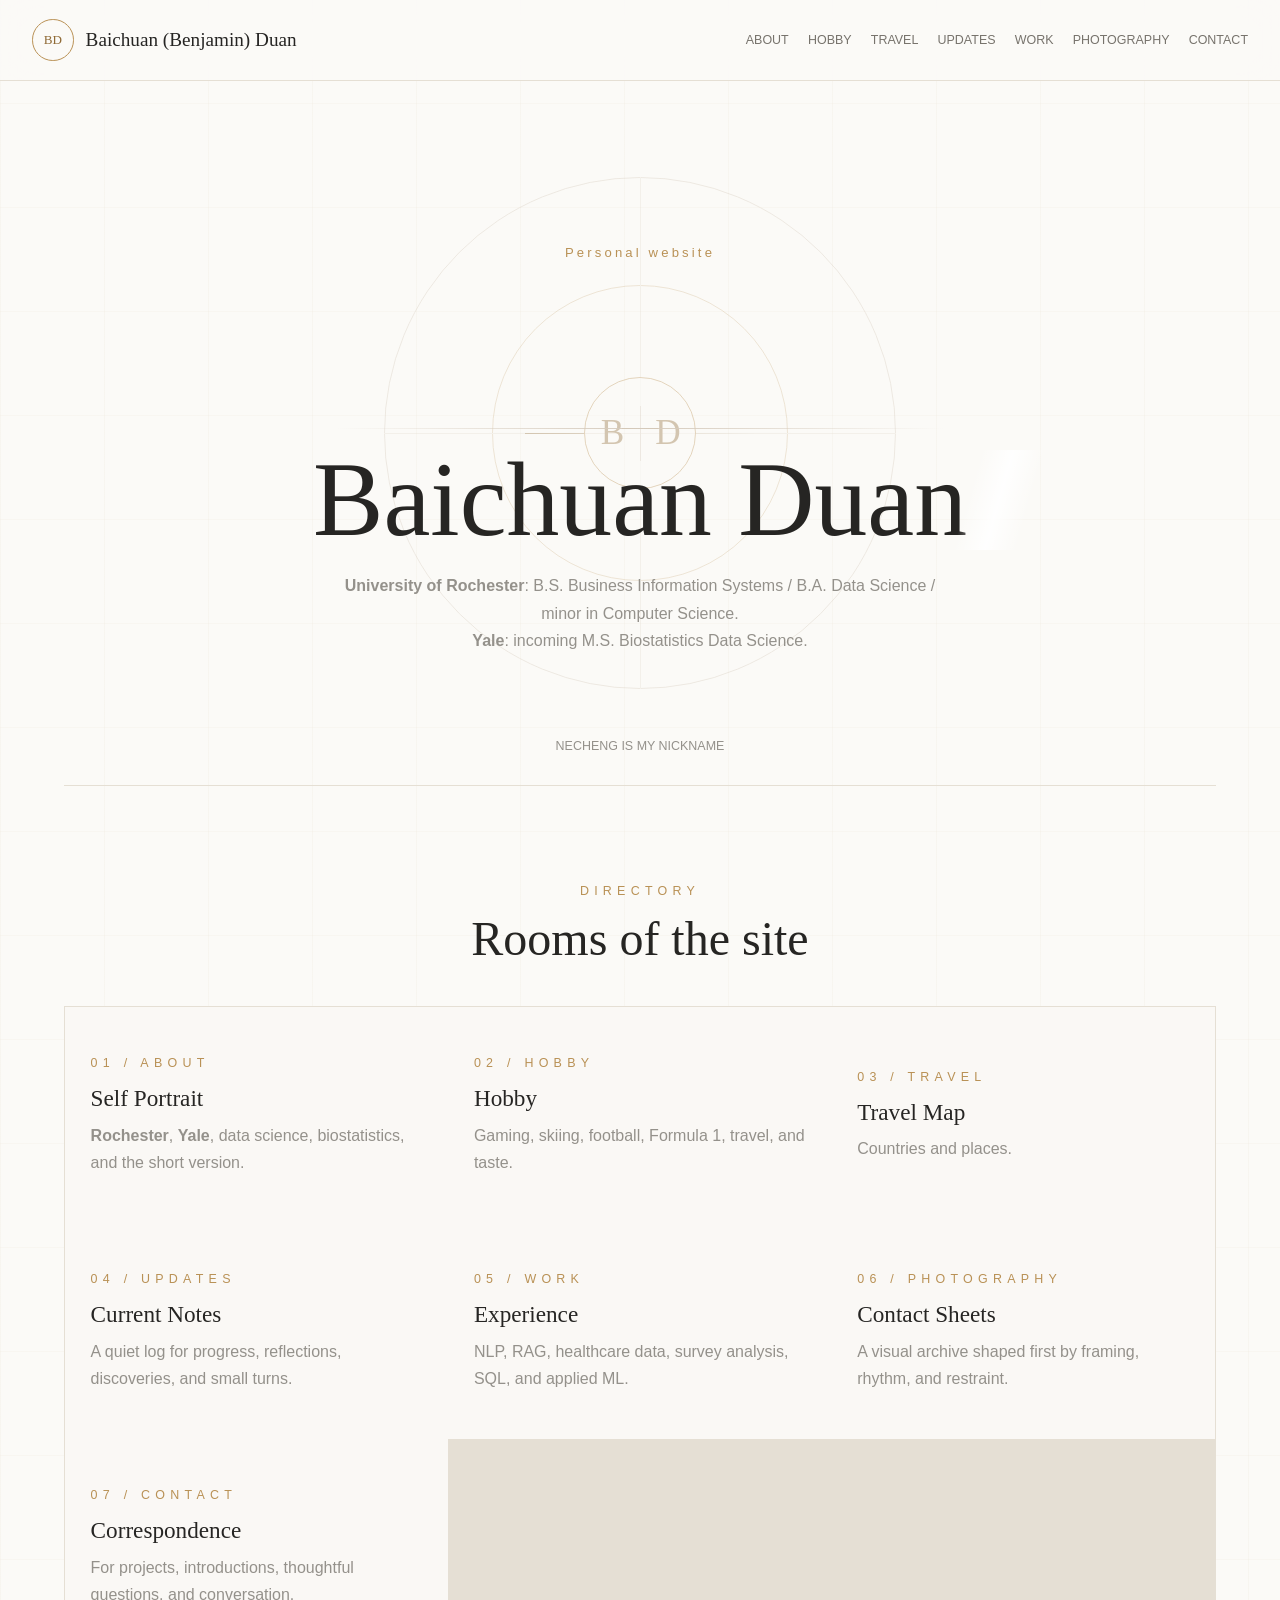
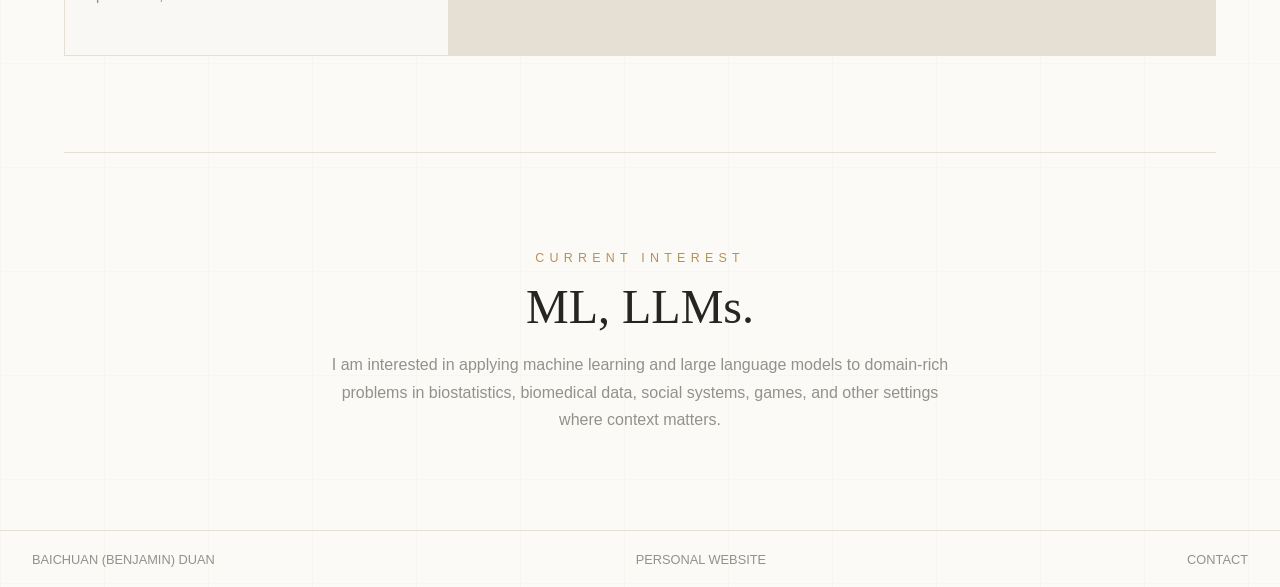
<file: index.html>
<!doctype html>
<html lang="en">
  <head>
    <meta charset="UTF-8" />
    <meta name="viewport" content="width=device-width, initial-scale=1.0" />
    <title>Baichuan Duan | Personal Website</title>
    <meta
      name="description"
      content="A refined personal website for Baichuan Duan: biography, interests, updates, projects, photography, and contact."
    />
    <link rel="icon" href="favicon.ico" sizes="any" />
    <link rel="icon" type="image/png" sizes="32x32" href="assets/icons/favicon-32.png" />
    <link rel="apple-touch-icon" href="assets/icons/apple-touch-icon.png" />
    <link rel="stylesheet" href="styles.css" />
  </head>
  <body data-page="home">
    <div class="scroll-rule" aria-hidden="true"></div>

    <header class="site-header">
      <a class="brand" href="index.html" aria-label="Baichuan Duan home">
        <span class="brand-crest">BD</span>
        <span>Baichuan (Benjamin) Duan</span>
      </a>

      <button class="nav-toggle" type="button" aria-label="Open navigation" aria-expanded="false">
        <span></span>
        <span></span>
      </button>

      <nav class="site-nav" aria-label="Primary navigation">
        <a href="about.html" data-nav="about">About</a>
        <a href="interests.html" data-nav="interests">Hobby</a>
        <a href="travel.html" data-nav="travel">Travel</a>
        <a href="updates.html" data-nav="updates">Updates</a>
        <a href="work.html" data-nav="work">Work</a>
        <a href="photography.html" data-nav="photography">Photography</a>
        <a href="contact.html" data-nav="contact">Contact</a>
      </nav>
    </header>

    <main>
      <section class="hero page-frame reveal">
        <p class="hero-email">Personal website</p>
        <div class="hero-lockup">
          <div class="hero-rule"></div>
          <h1>
            <span>Baichuan</span>
            <span>Duan</span>
          </h1>
          <p>
            <span class="degree-line">
              University of Rochester: B.S. Business Information Systems / B.A. Data
              Science / minor in Computer Science.
            </span>
            <span class="degree-line">
              Yale: incoming M.S. Biostatistics Data Science.
            </span>
          </p>
        </div>

        <div class="monogram-stage" aria-hidden="true">
          <div class="seal seal-large"></div>
          <div class="seal seal-small"></div>
          <div class="seal-axis axis-horizontal"></div>
          <div class="seal-axis axis-vertical"></div>
          <div class="seal-needle"></div>
          <div class="seal-core">
            <span>B</span>
            <span>D</span>
          </div>
        </div>

        <div class="hero-meta">
          <span>Necheng is my nickname</span>
        </div>
      </section>

      <section class="section page-frame reveal">
        <div class="section-title centered">
          <p class="kicker">Directory</p>
          <h2>Rooms of the site</h2>
        </div>

        <div class="gilded-grid rooms-grid">
          <a href="about.html" class="grid-cell">
            <span class="cell-label">01 / About</span>
            <h3>Self Portrait</h3>
            <p>
              <span data-egg="rochester">Rochester</span>, <span data-egg="yale">Yale</span>,
              data science, biostatistics, and the short version.
            </p>
          </a>
          <a href="interests.html" class="grid-cell">
            <span class="cell-label">02 / Hobby</span>
            <h3>Hobby</h3>
            <p>Gaming, skiing, football, Formula 1, travel, and taste.</p>
          </a>
          <a href="travel.html" class="grid-cell">
            <span class="cell-label">03 / Travel</span>
            <h3>Travel Map</h3>
            <p>Countries and places.</p>
          </a>
          <a href="updates.html" class="grid-cell">
            <span class="cell-label">04 / Updates</span>
            <h3>Current Notes</h3>
            <p>A quiet log for progress, reflections, discoveries, and small turns.</p>
          </a>
          <a href="work.html" class="grid-cell">
            <span class="cell-label">05 / Work</span>
            <h3>Experience</h3>
            <p>NLP, RAG, healthcare data, survey analysis, SQL, and applied ML.</p>
          </a>
          <a href="photography.html" class="grid-cell">
            <span class="cell-label">06 / Photography</span>
            <h3>Contact Sheets</h3>
            <p>A visual archive shaped first by framing, rhythm, and restraint.</p>
          </a>
          <a href="contact.html" class="grid-cell">
            <span class="cell-label">07 / Contact</span>
            <h3>Correspondence</h3>
            <p>For projects, introductions, thoughtful questions, and conversation.</p>
          </a>
        </div>
      </section>

      <section class="section page-frame statement reveal">
        <p class="kicker">Current Interest</p>
        <h2>ML, LLMs.</h2>
        <p>
          I am interested in applying machine learning and large language models to
          domain-rich problems in biostatistics, biomedical data, social systems,
          games, and other settings where context matters.
        </p>
      </section>
    </main>

    <footer class="site-footer">
      <span>Baichuan (Benjamin) Duan</span>
      <span>Personal website</span>
      <a href="contact.html">Contact</a>
    </footer>

    <script src="script.js"></script>
  </body>
</html>
</file>
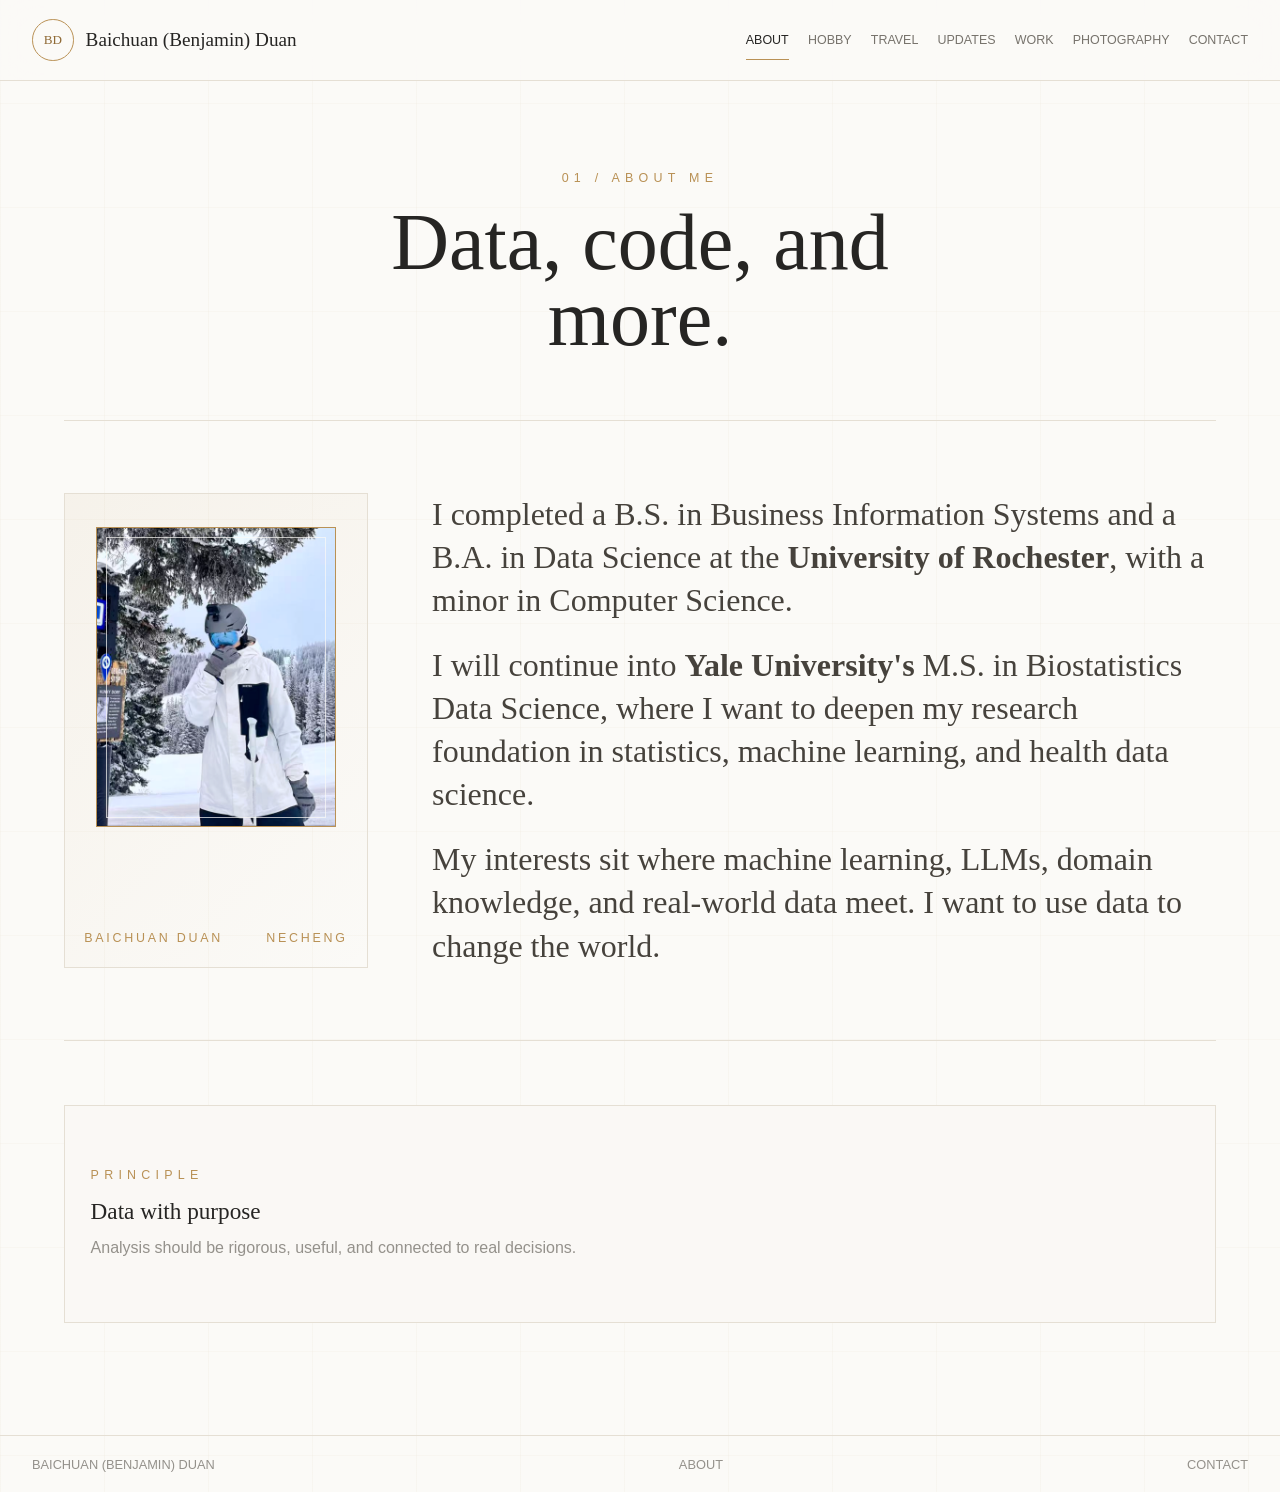
<file: about.html>
<!doctype html>
<html lang="en">
  <head>
    <meta charset="UTF-8" />
    <meta name="viewport" content="width=device-width, initial-scale=1.0" />
    <title>About | Baichuan Duan</title>
    <meta name="description" content="About Baichuan Duan." />
    <link rel="icon" href="favicon.ico" sizes="any" />
    <link rel="icon" type="image/png" sizes="32x32" href="assets/icons/favicon-32.png" />
    <link rel="apple-touch-icon" href="assets/icons/apple-touch-icon.png" />
    <link rel="stylesheet" href="styles.css" />
  </head>
  <body data-page="about">
    <div class="scroll-rule" aria-hidden="true"></div>

    <header class="site-header">
      <a class="brand" href="index.html" aria-label="Baichuan Duan home">
        <span class="brand-crest">BD</span>
        <span>Baichuan (Benjamin) Duan</span>
      </a>
      <button class="nav-toggle" type="button" aria-label="Open navigation" aria-expanded="false">
        <span></span>
        <span></span>
      </button>
      <nav class="site-nav" aria-label="Primary navigation">
        <a href="about.html" data-nav="about">About</a>
        <a href="interests.html" data-nav="interests">Hobby</a>
        <a href="travel.html" data-nav="travel">Travel</a>
        <a href="updates.html" data-nav="updates">Updates</a>
        <a href="work.html" data-nav="work">Work</a>
        <a href="photography.html" data-nav="photography">Photography</a>
        <a href="contact.html" data-nav="contact">Contact</a>
      </nav>
    </header>

    <main class="page-frame subpage">
      <section class="page-title reveal">
        <p class="kicker">01 / About Me</p>
        <h1>Data, code, and more.</h1>
      </section>

      <section class="about-ledger reveal">
        <aside class="profile-card">
          <figure class="profile-photo">
            <img src="assets/avatar-ski.png" alt="Baichuan Duan skiing" />
          </figure>
          <div class="profile-lines">
            <span>Baichuan Duan</span>
            <span>Necheng</span>
          </div>
        </aside>

        <div class="essay">
          <p>
            I completed a B.S. in Business Information Systems and a B.A. in Data
            Science at the <span data-egg="rochester">University of Rochester</span>,
            with a minor in Computer Science.
          </p>
          <p>
            I will continue into <span data-egg="yale">Yale University's</span> M.S. in
            Biostatistics Data Science, where I want to deepen my research
            foundation in statistics, machine learning, and health data science.
          </p>
          <p>
            My interests sit where machine learning, LLMs, domain knowledge, and
            real-world data meet. I want to use data to change the world.
          </p>
        </div>
      </section>

      <section class="gilded-grid triple-grid reveal">
        <article class="grid-cell">
          <span class="cell-label">Principle</span>
          <h3>Data with purpose</h3>
          <p>Analysis should be rigorous, useful, and connected to real decisions.</p>
        </article>
      </section>
    </main>

    <footer class="site-footer">
      <span>Baichuan (Benjamin) Duan</span>
      <span>About</span>
      <a href="contact.html">Contact</a>
    </footer>

    <script src="script.js"></script>
  </body>
</html>
</file>
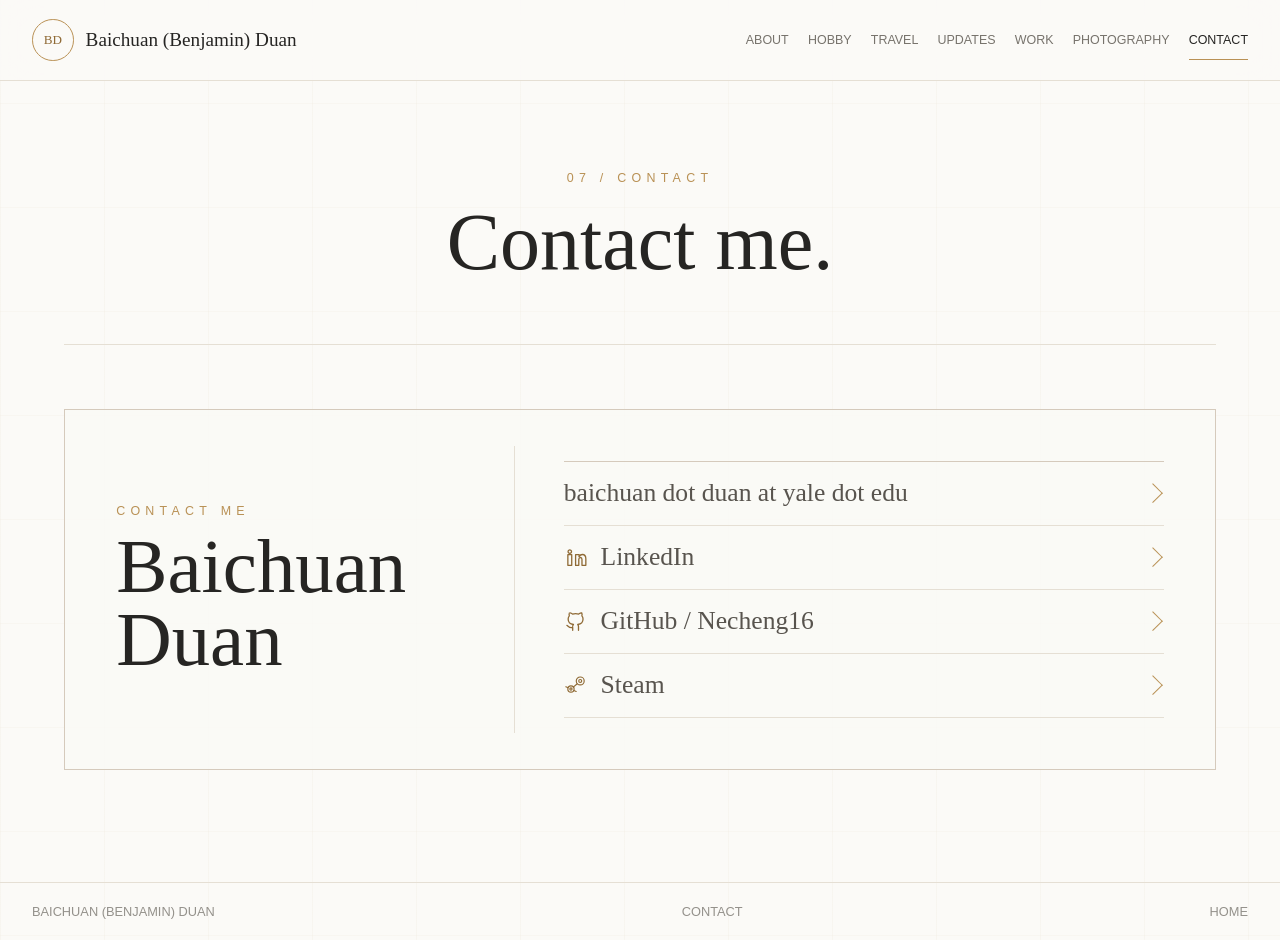
<file: contact.html>
<!doctype html>
<html lang="en">
  <head>
    <meta charset="UTF-8" />
    <meta name="viewport" content="width=device-width, initial-scale=1.0" />
    <title>Contact | Baichuan Duan</title>
    <meta name="description" content="Contact Baichuan Duan." />
    <link rel="icon" href="favicon.ico" sizes="any" />
    <link rel="icon" type="image/png" sizes="32x32" href="assets/icons/favicon-32.png" />
    <link rel="apple-touch-icon" href="assets/icons/apple-touch-icon.png" />
    <link rel="stylesheet" href="styles.css" />
  </head>
  <body data-page="contact">
    <div class="scroll-rule" aria-hidden="true"></div>

    <header class="site-header">
      <a class="brand" href="index.html" aria-label="Baichuan Duan home">
        <span class="brand-crest">BD</span>
        <span>Baichuan (Benjamin) Duan</span>
      </a>
      <button class="nav-toggle" type="button" aria-label="Open navigation" aria-expanded="false">
        <span></span>
        <span></span>
      </button>
      <nav class="site-nav" aria-label="Primary navigation">
        <a href="about.html" data-nav="about">About</a>
        <a href="interests.html" data-nav="interests">Hobby</a>
        <a href="travel.html" data-nav="travel">Travel</a>
        <a href="updates.html" data-nav="updates">Updates</a>
        <a href="work.html" data-nav="work">Work</a>
        <a href="photography.html" data-nav="photography">Photography</a>
        <a href="contact.html" data-nav="contact">Contact</a>
      </nav>
    </header>

    <main class="page-frame subpage">
      <section class="contact-hero reveal">
        <p class="kicker">07 / Contact</p>
        <h1>Contact me.</h1>
      </section>

      <section class="calling-card reveal">
        <div class="calling-card-name">
          <p class="kicker">Contact me</p>
          <h2>Baichuan Duan</h2>
        </div>
        <div class="contact-links">
          <a href="mailto:baichuan.duan@yale.edu" aria-label="Email Baichuan Duan">
            baichuan dot duan at yale dot edu
          </a>
          <a href="https://www.linkedin.com/in/baichuanduan" target="_blank" rel="noreferrer">
            <span class="contact-icon" aria-hidden="true">
              <svg viewBox="0 0 24 24">
                <path d="M4 9h4v11H4z" />
                <path d="M4.3 5.2a1.8 1.8 0 1 0 3.4 0 1.8 1.8 0 0 0-3.4 0" />
                <path d="M12 20V9h3.7v1.7" />
                <path d="M15.7 10.7c.7-1.1 1.8-1.9 3.3-1.9 2.2 0 3.6 1.5 3.6 4.3V20h-4v-6.1c0-1.3-.5-2-1.6-2s-1.7.8-1.7 2V20H12" />
              </svg>
            </span>
            <span>LinkedIn</span>
          </a>
          <a href="https://github.com/Necheng16" target="_blank" rel="noreferrer">
            <span class="contact-icon" aria-hidden="true">
              <svg viewBox="0 0 24 24">
                <path d="M15 21v-3.8c0-1-.3-1.7-.8-2.2 2.7-.3 5.5-1.4 5.5-5.7 0-1.3-.4-2.4-1.2-3.2.1-.3.5-1.5-.1-3.1 0 0-1-.3-3.2 1.2a11 11 0 0 0-6.4 0C6.6 2.7 5.6 3 5.6 3c-.6 1.6-.2 2.8-.1 3.1a4.8 4.8 0 0 0-1.2 3.2c0 4.3 2.8 5.4 5.5 5.7-.4.4-.7 1-.8 1.8" />
                <path d="M9 21v-3c-3.9 1-4.7-1.8-6-2" />
              </svg>
            </span>
            <span>GitHub / Necheng16</span>
          </a>
          <a href="https://steamcommunity.com/id/Duanbaichuan0816/" target="_blank" rel="noreferrer">
            <span class="contact-icon contact-icon-steam" aria-hidden="true">
              <svg viewBox="0 0 24 24">
                <circle cx="16.8" cy="7.2" r="4.1" />
                <circle cx="16.8" cy="7.2" r="1.55" />
                <circle cx="7.2" cy="15.5" r="3.25" />
                <circle cx="7.2" cy="15.5" r="1.15" />
                <path d="m13.7 10.1-4.1 3.5" />
                <path d="m4.3 14.2-2.4-1" />
                <path d="m10.2 17.1 2.4 1" />
              </svg>
            </span>
            <span>Steam</span>
          </a>
        </div>
      </section>
    </main>

    <footer class="site-footer">
      <span>Baichuan (Benjamin) Duan</span>
      <span>Contact</span>
      <a href="index.html">Home</a>
    </footer>

    <script src="script.js"></script>
  </body>
</html>
</file>
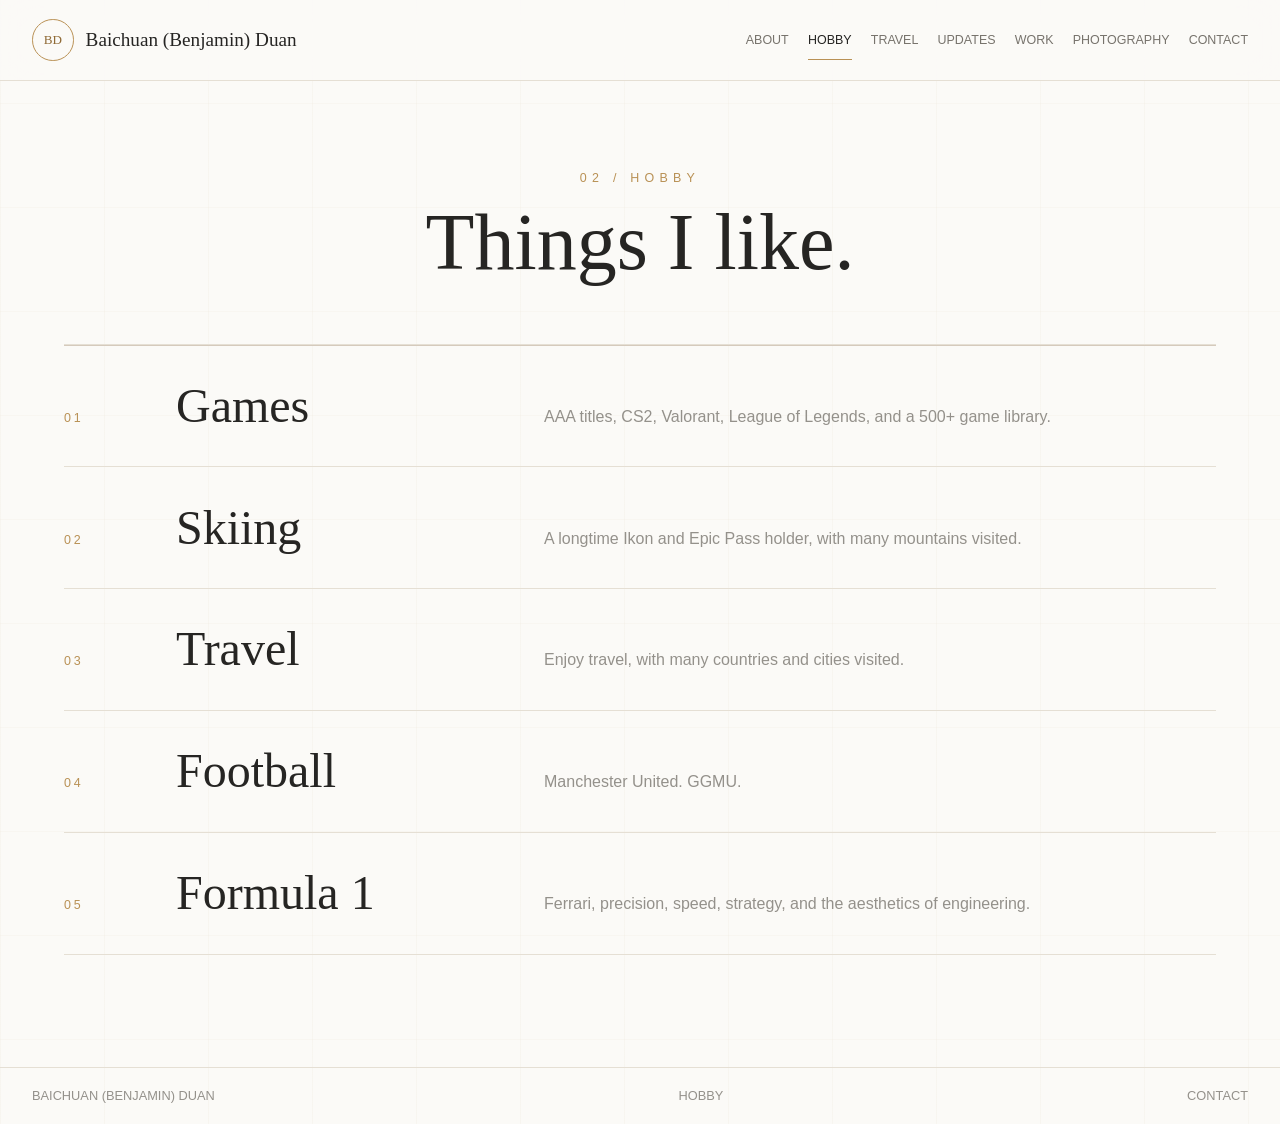
<file: interests.html>
<!doctype html>
<html lang="en">
  <head>
    <meta charset="UTF-8" />
    <meta name="viewport" content="width=device-width, initial-scale=1.0" />
    <title>Hobby | Baichuan Duan</title>
    <meta name="description" content="Hobbies and references." />
    <link rel="icon" href="favicon.ico" sizes="any" />
    <link rel="icon" type="image/png" sizes="32x32" href="assets/icons/favicon-32.png" />
    <link rel="apple-touch-icon" href="assets/icons/apple-touch-icon.png" />
    <link rel="stylesheet" href="styles.css" />
  </head>
  <body data-page="interests">
    <div class="scroll-rule" aria-hidden="true"></div>

    <header class="site-header">
      <a class="brand" href="index.html" aria-label="Baichuan Duan home">
        <span class="brand-crest">BD</span>
        <span>Baichuan (Benjamin) Duan</span>
      </a>
      <button class="nav-toggle" type="button" aria-label="Open navigation" aria-expanded="false">
        <span></span>
        <span></span>
      </button>
      <nav class="site-nav" aria-label="Primary navigation">
        <a href="about.html" data-nav="about">About</a>
        <a href="interests.html" data-nav="interests">Hobby</a>
        <a href="travel.html" data-nav="travel">Travel</a>
        <a href="updates.html" data-nav="updates">Updates</a>
        <a href="work.html" data-nav="work">Work</a>
        <a href="photography.html" data-nav="photography">Photography</a>
        <a href="contact.html" data-nav="contact">Contact</a>
      </nav>
    </header>

    <main class="page-frame subpage">
      <section class="page-title reveal">
        <p class="kicker">02 / Hobby</p>
        <h1>Things I like.</h1>
      </section>

      <section class="interest-list reveal">
        <article>
          <span>01</span>
          <h2>Games</h2>
          <p>AAA titles, CS2, Valorant, League of Legends, and a 500+ game library.</p>
        </article>
        <article>
          <span>02</span>
          <h2>Skiing</h2>
          <p>A longtime Ikon and Epic Pass holder, with many mountains visited.</p>
        </article>
        <article>
          <span>03</span>
          <h2>Travel</h2>
          <p>Enjoy travel, with many countries and cities visited.</p>
        </article>
        <article>
          <span>04</span>
          <h2>Football</h2>
          <p>Manchester United. GGMU.</p>
        </article>
        <article>
          <span>05</span>
          <h2>Formula 1</h2>
          <p>Ferrari, precision, speed, strategy, and the aesthetics of engineering.</p>
        </article>
      </section>
    </main>

    <footer class="site-footer">
      <span>Baichuan (Benjamin) Duan</span>
      <span>Hobby</span>
      <a href="contact.html">Contact</a>
    </footer>

    <script src="script.js"></script>
  </body>
</html>
</file>
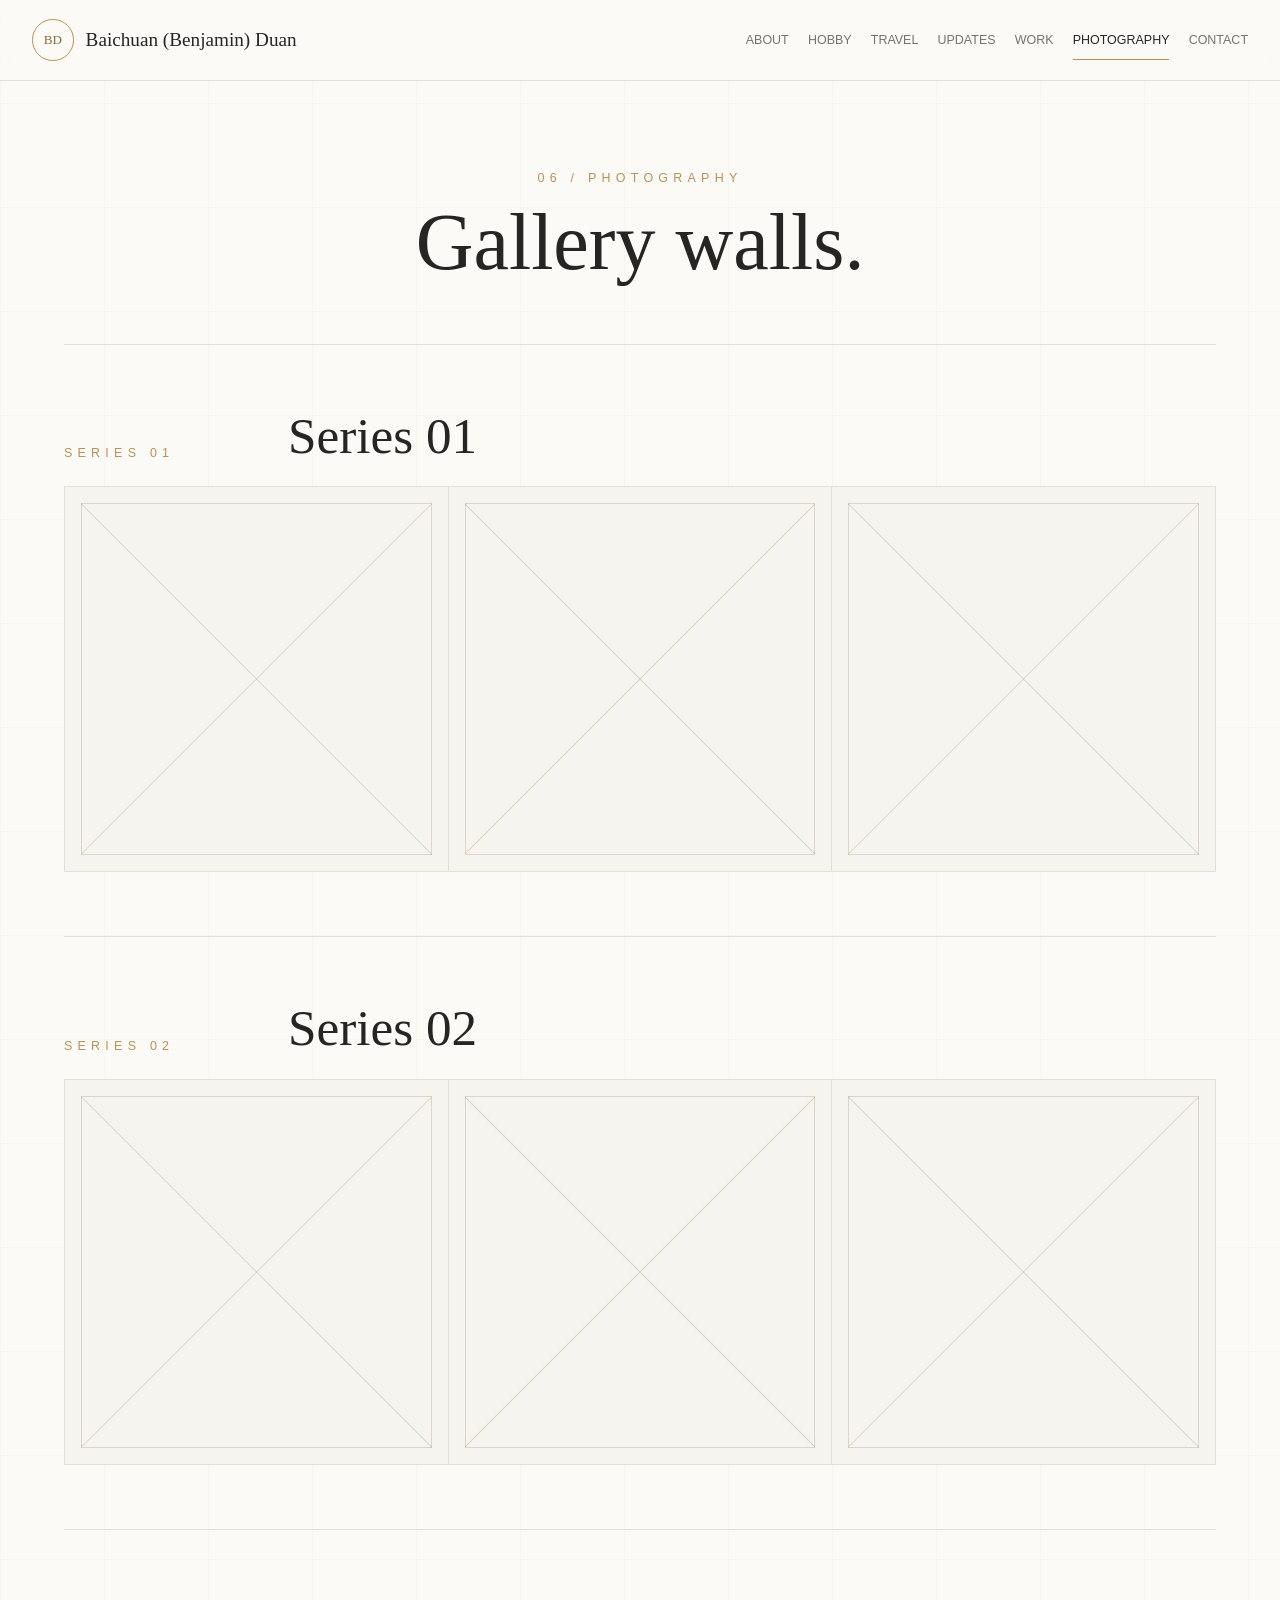
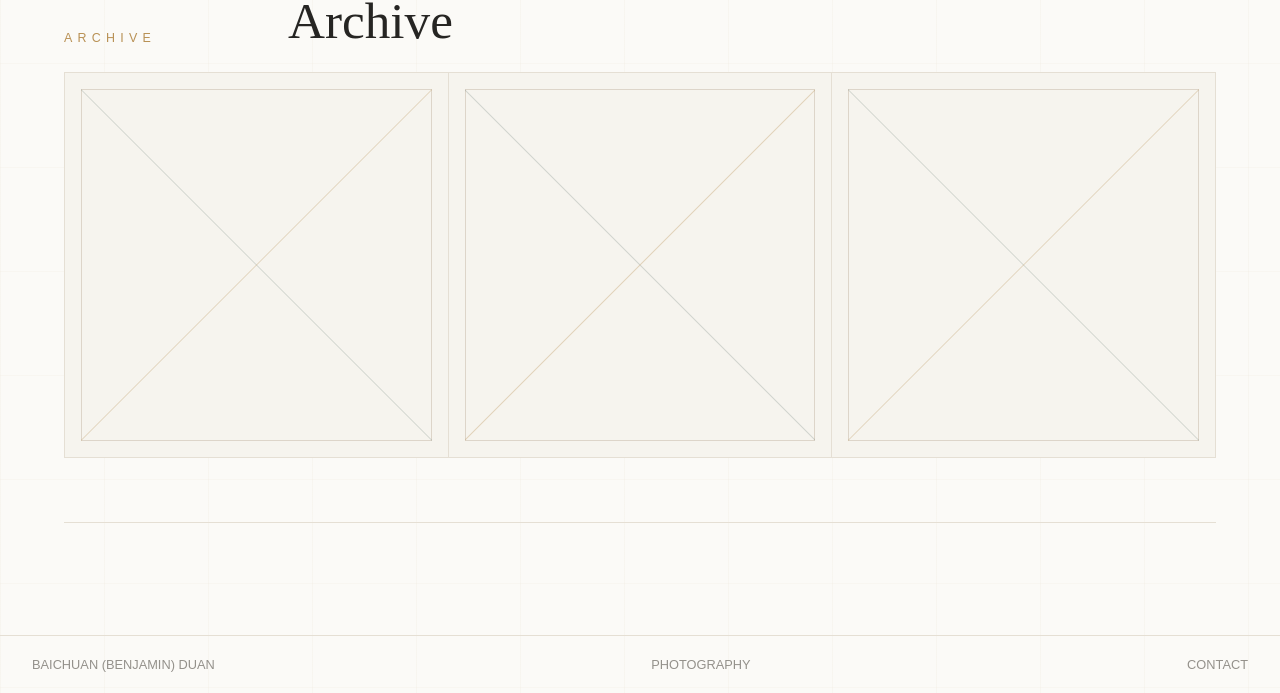
<file: photography.html>
<!doctype html>
<html lang="en">
  <head>
    <meta charset="UTF-8" />
    <meta name="viewport" content="width=device-width, initial-scale=1.0" />
    <title>Photography | Baichuan Duan</title>
    <meta name="description" content="Photography archive and contact sheet." />
    <link rel="icon" href="favicon.ico" sizes="any" />
    <link rel="icon" type="image/png" sizes="32x32" href="assets/icons/favicon-32.png" />
    <link rel="apple-touch-icon" href="assets/icons/apple-touch-icon.png" />
    <link rel="stylesheet" href="styles.css" />
  </head>
  <body data-page="photography">
    <div class="scroll-rule" aria-hidden="true"></div>

    <header class="site-header">
      <a class="brand" href="index.html" aria-label="Baichuan Duan home">
        <span class="brand-crest">BD</span>
        <span>Baichuan (Benjamin) Duan</span>
      </a>
      <button class="nav-toggle" type="button" aria-label="Open navigation" aria-expanded="false">
        <span></span>
        <span></span>
      </button>
      <nav class="site-nav" aria-label="Primary navigation">
        <a href="about.html" data-nav="about">About</a>
        <a href="interests.html" data-nav="interests">Hobby</a>
        <a href="travel.html" data-nav="travel">Travel</a>
        <a href="updates.html" data-nav="updates">Updates</a>
        <a href="work.html" data-nav="work">Work</a>
        <a href="photography.html" data-nav="photography">Photography</a>
        <a href="contact.html" data-nav="contact">Contact</a>
      </nav>
    </header>

    <main class="page-frame subpage">
      <section class="page-title reveal">
        <p class="kicker">06 / Photography</p>
        <h1>Gallery walls.</h1>
      </section>

      <div id="photography-gallery" class="photography-gallery" aria-label="Photography gallery"></div>
    </main>

    <footer class="site-footer">
      <span>Baichuan (Benjamin) Duan</span>
      <span>Photography</span>
      <a href="contact.html">Contact</a>
    </footer>

    <script src="site-data.js"></script>
    <script src="script.js"></script>
  </body>
</html>
</file>
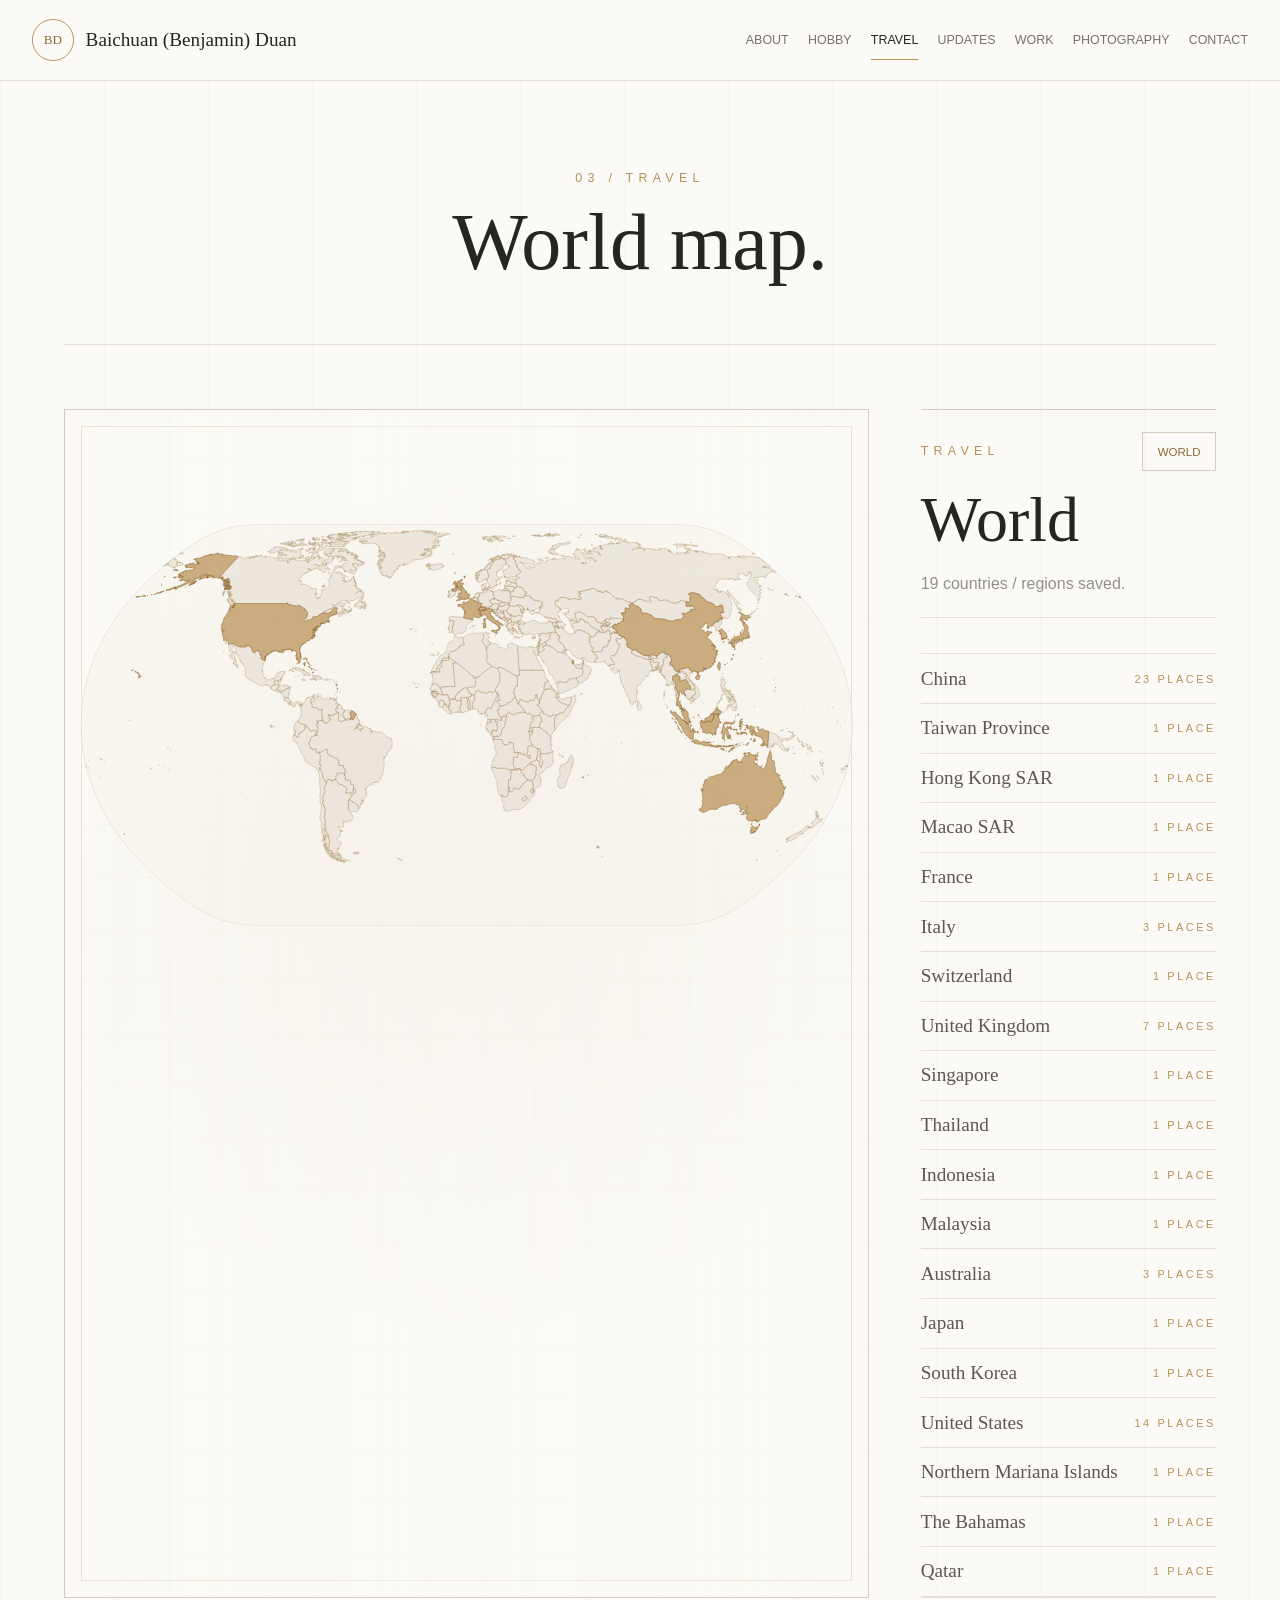
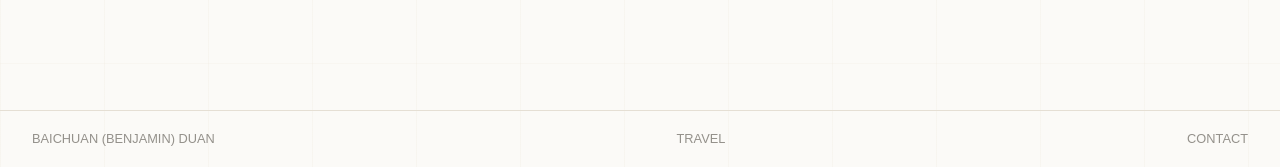
<file: travel.html>
<!doctype html>
<html lang="en">
  <head>
    <meta charset="UTF-8" />
    <meta name="viewport" content="width=device-width, initial-scale=1.0" />
    <title>Travel | Baichuan Duan</title>
    <meta name="description" content="Travel map and place archive." />
    <link rel="icon" href="favicon.ico" sizes="any" />
    <link rel="icon" type="image/png" sizes="32x32" href="assets/icons/favicon-32.png" />
    <link rel="apple-touch-icon" href="assets/icons/apple-touch-icon.png" />
    <link rel="stylesheet" href="styles.css" />
  </head>
  <body data-page="travel">
    <div class="scroll-rule" aria-hidden="true"></div>

    <header class="site-header">
      <a class="brand" href="index.html" aria-label="Baichuan Duan home">
        <span class="brand-crest">BD</span>
        <span>Baichuan (Benjamin) Duan</span>
      </a>
      <button class="nav-toggle" type="button" aria-label="Open navigation" aria-expanded="false">
        <span></span>
        <span></span>
      </button>
      <nav class="site-nav" aria-label="Primary navigation">
        <a href="about.html" data-nav="about">About</a>
        <a href="interests.html" data-nav="interests">Hobby</a>
        <a href="travel.html" data-nav="travel">Travel</a>
        <a href="updates.html" data-nav="updates">Updates</a>
        <a href="work.html" data-nav="work">Work</a>
        <a href="photography.html" data-nav="photography">Photography</a>
        <a href="contact.html" data-nav="contact">Contact</a>
      </nav>
    </header>

    <main class="page-frame subpage">
      <section class="page-title reveal">
        <p class="kicker">03 / Travel</p>
        <h1>World map.</h1>
      </section>

      <section class="travel-board reveal" aria-label="Travel map">
        <div class="travel-map-shell">
          <svg id="travel-map" class="travel-map" role="img" aria-label="Interactive world map"></svg>
        </div>

        <aside class="travel-detail" id="travel-detail" aria-live="polite">
          <div class="travel-detail-head">
            <p class="kicker">Travel</p>
            <button class="travel-reset" id="travel-reset" type="button">World</button>
          </div>
          <h2 id="travel-country-title">World</h2>
          <p id="travel-country-copy">Saved countries and places.</p>
          <ul class="travel-city-list" id="travel-city-list"></ul>
          <div class="travel-country-index" id="travel-country-index"></div>
        </aside>
      </section>
    </main>

    <footer class="site-footer">
      <span>Baichuan (Benjamin) Duan</span>
      <span>Travel</span>
      <a href="contact.html">Contact</a>
    </footer>

    <script src="site-data.js"></script>
    <script src="assets/vendor/d3.v7.min.js"></script>
    <script src="script.js"></script>
  </body>
</html>
</file>
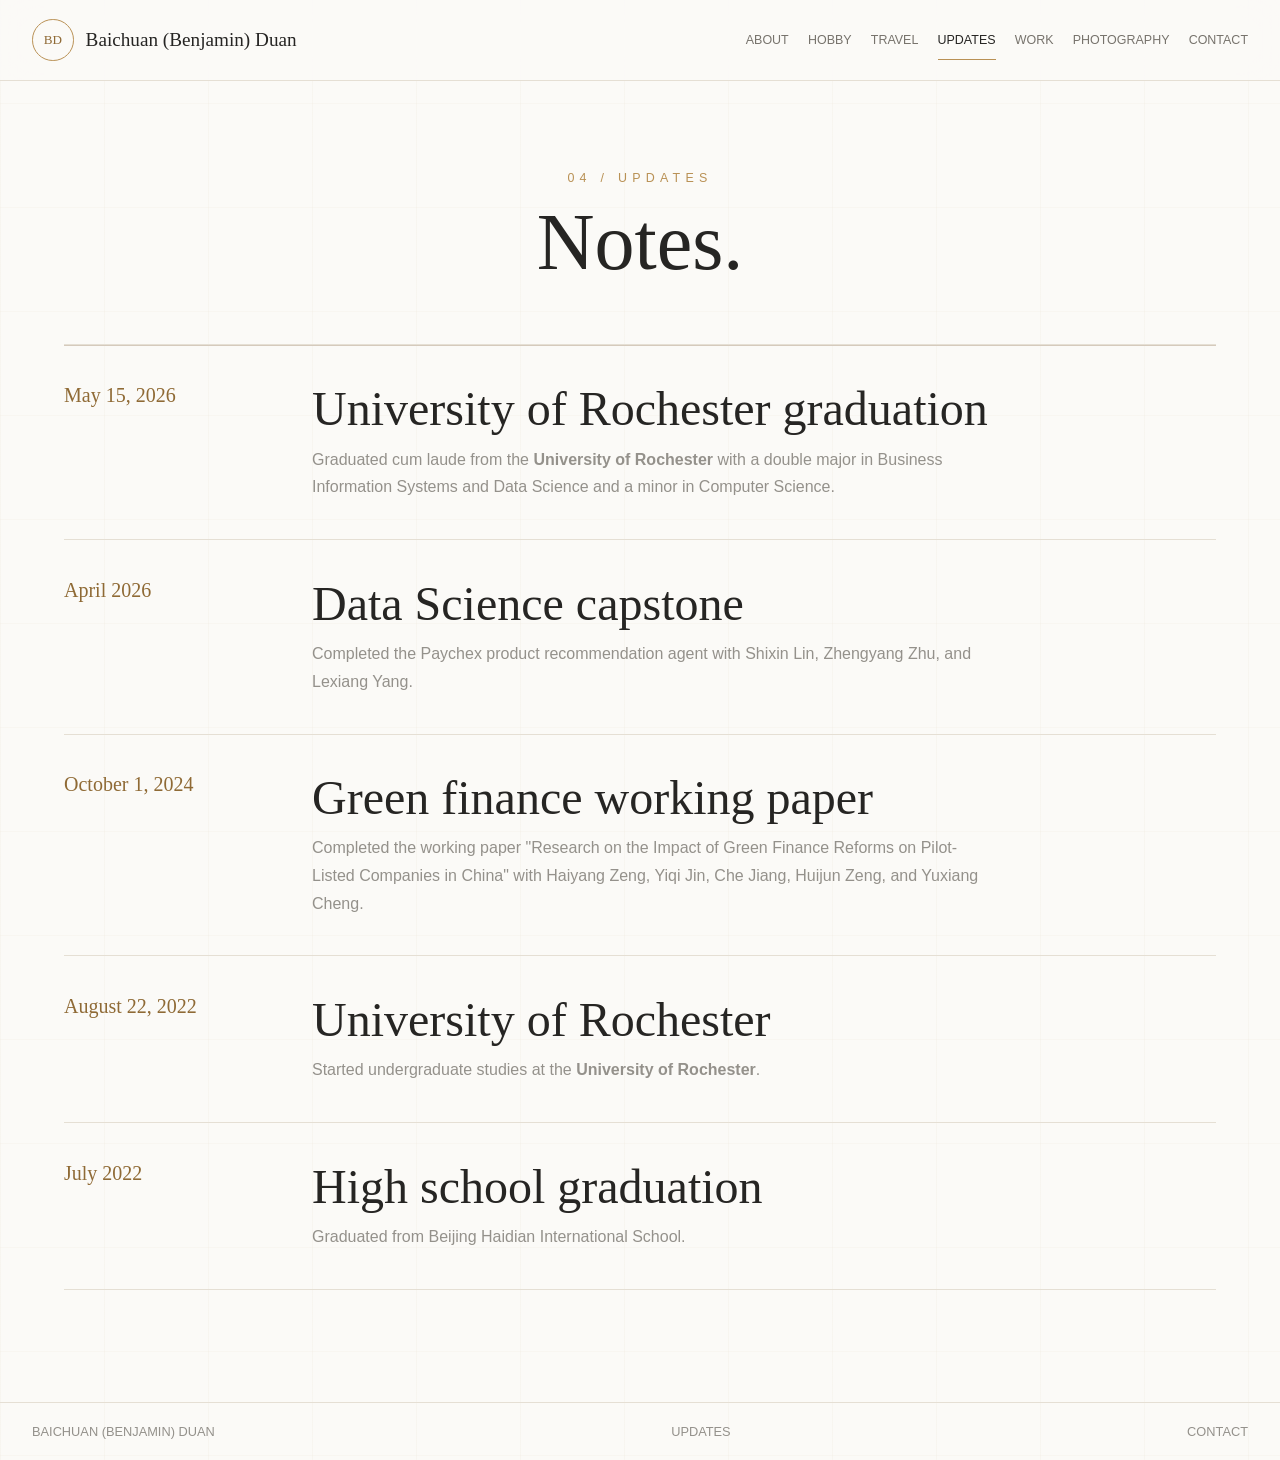
<file: updates.html>
<!doctype html>
<html lang="en">
  <head>
    <meta charset="UTF-8" />
    <meta name="viewport" content="width=device-width, initial-scale=1.0" />
    <title>Updates | Baichuan Duan</title>
    <meta name="description" content="Personal updates and notes." />
    <link rel="icon" href="favicon.ico" sizes="any" />
    <link rel="icon" type="image/png" sizes="32x32" href="assets/icons/favicon-32.png" />
    <link rel="apple-touch-icon" href="assets/icons/apple-touch-icon.png" />
    <link rel="stylesheet" href="styles.css" />
  </head>
  <body data-page="updates">
    <div class="scroll-rule" aria-hidden="true"></div>

    <header class="site-header">
      <a class="brand" href="index.html" aria-label="Baichuan Duan home">
        <span class="brand-crest">BD</span>
        <span>Baichuan (Benjamin) Duan</span>
      </a>
      <button class="nav-toggle" type="button" aria-label="Open navigation" aria-expanded="false">
        <span></span>
        <span></span>
      </button>
      <nav class="site-nav" aria-label="Primary navigation">
        <a href="about.html" data-nav="about">About</a>
        <a href="interests.html" data-nav="interests">Hobby</a>
        <a href="travel.html" data-nav="travel">Travel</a>
        <a href="updates.html" data-nav="updates">Updates</a>
        <a href="work.html" data-nav="work">Work</a>
        <a href="photography.html" data-nav="photography">Photography</a>
        <a href="contact.html" data-nav="contact">Contact</a>
      </nav>
    </header>

    <main class="page-frame subpage">
      <section class="page-title reveal">
        <p class="kicker">04 / Updates</p>
        <h1>Notes.</h1>
      </section>

      <section class="timeline reveal" id="updates-list" aria-label="Updates timeline"></section>
    </main>

    <footer class="site-footer">
      <span>Baichuan (Benjamin) Duan</span>
      <span>Updates</span>
      <a href="contact.html">Contact</a>
    </footer>

    <script src="site-data.js"></script>
    <script src="script.js"></script>
  </body>
</html>
</file>
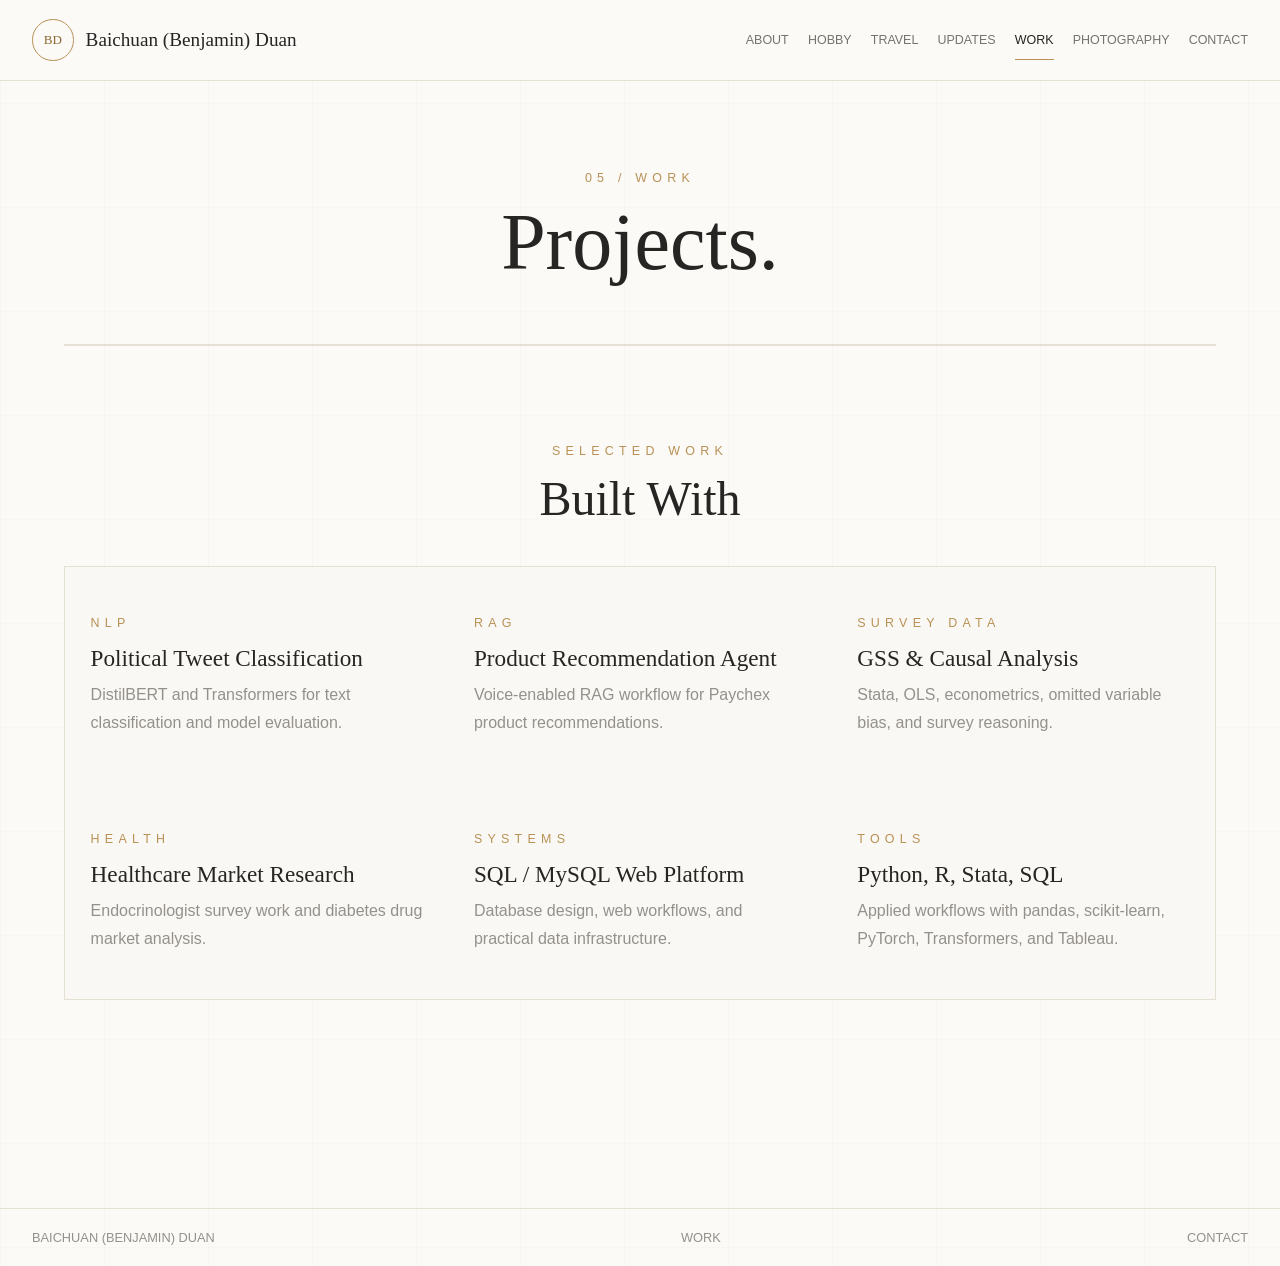
<file: work.html>
<!doctype html>
<html lang="en">
  <head>
    <meta charset="UTF-8" />
    <meta name="viewport" content="width=device-width, initial-scale=1.0" />
    <title>Work | Baichuan Duan</title>
    <meta name="description" content="Experience and selected projects." />
    <link rel="icon" href="favicon.ico" sizes="any" />
    <link rel="icon" type="image/png" sizes="32x32" href="assets/icons/favicon-32.png" />
    <link rel="apple-touch-icon" href="assets/icons/apple-touch-icon.png" />
    <link rel="stylesheet" href="styles.css" />
  </head>
  <body data-page="work">
    <div class="scroll-rule" aria-hidden="true"></div>

    <header class="site-header">
      <a class="brand" href="index.html" aria-label="Baichuan Duan home">
        <span class="brand-crest">BD</span>
        <span>Baichuan (Benjamin) Duan</span>
      </a>
      <button class="nav-toggle" type="button" aria-label="Open navigation" aria-expanded="false">
        <span></span>
        <span></span>
      </button>
      <nav class="site-nav" aria-label="Primary navigation">
        <a href="about.html" data-nav="about">About</a>
        <a href="interests.html" data-nav="interests">Hobby</a>
        <a href="travel.html" data-nav="travel">Travel</a>
        <a href="updates.html" data-nav="updates">Updates</a>
        <a href="work.html" data-nav="work">Work</a>
        <a href="photography.html" data-nav="photography">Photography</a>
        <a href="contact.html" data-nav="contact">Contact</a>
      </nav>
    </header>

    <main class="page-frame subpage">
      <section class="page-title reveal">
        <p class="kicker">05 / Work</p>
        <h1>Projects.</h1>
      </section>

      <section class="section reveal">
        <div class="section-title centered">
          <p class="kicker">Selected Work</p>
          <h2>Built With</h2>
        </div>

        <div class="gilded-grid work-grid">
          <article class="grid-cell">
            <span class="cell-label">NLP</span>
            <h3>Political Tweet Classification</h3>
            <p>DistilBERT and Transformers for text classification and model evaluation.</p>
          </article>
          <article class="grid-cell">
            <span class="cell-label">RAG</span>
            <h3>Product Recommendation Agent</h3>
            <p>Voice-enabled RAG workflow for Paychex product recommendations.</p>
          </article>
          <article class="grid-cell">
            <span class="cell-label">Survey Data</span>
            <h3>GSS &amp; Causal Analysis</h3>
            <p>Stata, OLS, econometrics, omitted variable bias, and survey reasoning.</p>
          </article>
          <article class="grid-cell">
            <span class="cell-label">Health</span>
            <h3>Healthcare Market Research</h3>
            <p>Endocrinologist survey work and diabetes drug market analysis.</p>
          </article>
          <article class="grid-cell">
            <span class="cell-label">Systems</span>
            <h3>SQL / MySQL Web Platform</h3>
            <p>Database design, web workflows, and practical data infrastructure.</p>
          </article>
          <article class="grid-cell">
            <span class="cell-label">Tools</span>
            <h3>Python, R, Stata, SQL</h3>
            <p>Applied workflows with pandas, scikit-learn, PyTorch, Transformers, and Tableau.</p>
          </article>
        </div>
      </section>
    </main>

    <footer class="site-footer">
      <span>Baichuan (Benjamin) Duan</span>
      <span>Work</span>
      <a href="contact.html">Contact</a>
    </footer>

    <script src="script.js"></script>
  </body>
</html>
</file>
<file: styles.css>
:root {
  --paper: #fbfaf7;
  --paper-warm: #f3efe6;
  --ink: #262523;
  --muted: #94918b;
  --line: #e5dfd4;
  --line-strong: #d5cabc;
  --gold: #b99155;
  --gold-deep: #8f6a35;
  --green: #14352f;
  --oxblood: #5d2424;
  --serif: Didot, "Bodoni 72", "Iowan Old Style", Baskerville, Georgia, serif;
  --sans: Avenir, "Avenir Next", "Helvetica Neue", Arial, sans-serif;
}

* {
  box-sizing: border-box;
}

html {
  color: var(--ink);
  background: var(--paper);
  scroll-behavior: smooth;
}

body {
  margin: 0;
  min-height: 100vh;
  overflow-x: hidden;
  font-family: var(--sans);
  background:
    linear-gradient(90deg, rgba(181, 150, 92, 0.045) 1px, transparent 1px),
    linear-gradient(0deg, rgba(181, 150, 92, 0.035) 1px, transparent 1px),
    var(--paper);
  background-size: 6.5rem 6.5rem;
}

a {
  color: inherit;
  text-decoration: none;
}

h1,
h2,
h3,
p {
  margin: 0;
}

h1,
h2,
h3 {
  font-family: var(--serif);
  font-weight: 400;
  letter-spacing: 0;
}

h1 {
  font-size: 6rem;
  line-height: 0.95;
}

h2 {
  font-size: 3rem;
  line-height: 1.05;
}

h3 {
  font-size: 1.45rem;
  line-height: 1.18;
}

p {
  color: var(--muted);
  font-size: 1rem;
  line-height: 1.72;
}

::selection {
  color: var(--paper);
  background: var(--gold-deep);
}

.scroll-rule {
  position: fixed;
  top: 0;
  left: 0;
  z-index: 80;
  width: 0%;
  height: 3px;
  background: linear-gradient(90deg, var(--gold-deep), var(--gold), var(--green));
}

.page-frame {
  width: min(100% - 3rem, 72rem);
  margin: 0 auto;
}

.site-header {
  position: sticky;
  top: 0;
  z-index: 60;
  display: flex;
  align-items: center;
  justify-content: space-between;
  gap: 2rem;
  min-height: 5rem;
  padding: 0 2rem;
  border-bottom: 1px solid var(--line);
  background: rgba(251, 250, 247, 0.86);
  backdrop-filter: blur(18px);
}

.brand {
  display: inline-flex;
  align-items: center;
  gap: 0.75rem;
  min-width: max-content;
  font-family: var(--serif);
  font-size: 1.2rem;
}

.brand-crest {
  display: grid;
  place-items: center;
  width: 2.6rem;
  aspect-ratio: 1;
  border: 1px solid var(--gold);
  border-radius: 50%;
  color: var(--gold-deep);
  font-size: 0.82rem;
}

.site-nav {
  display: flex;
  align-items: center;
  gap: 1.2rem;
}

.site-nav a {
  position: relative;
  color: #77736c;
  font-size: 0.78rem;
  line-height: 5rem;
  text-transform: uppercase;
}

.site-nav a::after {
  content: "";
  position: absolute;
  right: 0;
  bottom: 1.28rem;
  left: 0;
  height: 1px;
  transform: scaleX(0);
  transform-origin: center;
  background: var(--gold);
  transition: transform 220ms ease;
}

.site-nav a:hover,
.site-nav a.is-active {
  color: var(--ink);
}

.site-nav a:hover::after,
.site-nav a.is-active::after {
  transform: scaleX(1);
}

[data-egg] {
  cursor: crosshair;
}

p [data-egg] {
  font-weight: 700;
}

.nav-toggle {
  display: none;
  width: 2.75rem;
  aspect-ratio: 1;
  border: 1px solid var(--line-strong);
  border-radius: 50%;
  background: transparent;
  cursor: pointer;
}

.nav-toggle span {
  display: block;
  width: 1.05rem;
  height: 1px;
  margin: 0.25rem auto;
  background: var(--ink);
}

.hero {
  position: relative;
  display: grid;
  place-items: center;
  min-height: min(44rem, calc(100vh - 10rem));
  padding: 5rem 0 3rem;
  text-align: center;
}

.kicker,
.cell-label,
.interest-list span,
.profile-lines,
.photo-cell span {
  color: var(--gold);
  font-size: 0.78rem;
  letter-spacing: 0.42em;
  line-height: 1.5;
  text-transform: uppercase;
}

.hero-email {
  margin: 0;
  color: var(--gold);
  font-size: 0.82rem;
  letter-spacing: 0.24em;
  line-height: 1.5;
}

.hero-lockup {
  position: relative;
  z-index: 2;
  display: grid;
  place-items: center;
  gap: 1.35rem;
  width: min(100%, 48rem);
}

.hero-lockup h1 {
  position: relative;
  font-size: 6.6rem;
  max-width: 100%;
}

.hero-lockup h1 span {
  display: inline;
}

.hero-lockup h1::after {
  content: "";
  position: absolute;
  top: 0;
  bottom: 0;
  width: 4rem;
  transform: skewX(-16deg);
  background: linear-gradient(90deg, transparent, rgba(255, 255, 255, 0.9), transparent);
  animation: gildSweep 6s ease-in-out infinite;
}

.hero-lockup p {
  max-width: min(100%, 39rem);
}

.degree-line {
  display: block;
}

.hero-rule {
  width: min(38rem, 72vw);
  height: 1px;
  background:
    linear-gradient(90deg, transparent, var(--line-strong), transparent),
    linear-gradient(90deg, transparent 47%, var(--gold) 47% 53%, transparent 53%);
}

.monogram-stage {
  position: absolute;
  top: 50%;
  left: 50%;
  width: min(32rem, 80vw);
  aspect-ratio: 1;
  transform: translate(-50%, -50%);
  opacity: 0.36;
  pointer-events: none;
}

.seal,
.seal-axis,
.seal-needle,
.seal-core {
  position: absolute;
  inset: 0;
  margin: auto;
}

.seal {
  border: 1px solid var(--line-strong);
  border-radius: 50%;
}

.seal-large {
  width: 100%;
  height: 100%;
  animation: breathe 8s ease-in-out infinite;
}

.seal-small {
  width: 58%;
  height: 58%;
  border-color: rgba(185, 145, 85, 0.58);
  animation: rotateSlow 26s linear infinite;
}

.seal-small::before,
.seal-small::after {
  content: "";
  position: absolute;
  top: -0.25rem;
  left: 50%;
  width: 1px;
  height: calc(100% + 0.5rem);
  background: var(--line-strong);
}

.seal-small::after {
  transform: rotate(90deg);
}

.seal-axis {
  background: var(--line);
}

.axis-horizontal {
  width: 100%;
  height: 1px;
}

.axis-vertical {
  width: 1px;
  height: 100%;
}

.seal-needle {
  width: 45%;
  height: 1px;
  transform-origin: 0% 50%;
  background: linear-gradient(90deg, var(--gold-deep), transparent);
  animation: sweep 10s ease-in-out infinite;
}

.seal-core {
  display: grid;
  grid-template-columns: 1fr 1fr;
  place-items: center;
  width: 7rem;
  height: 7rem;
  border: 1px solid var(--gold);
  border-radius: 50%;
  color: var(--gold-deep);
  background: rgba(251, 250, 247, 0.75);
  font-family: var(--serif);
  font-size: 2.2rem;
}

.seal-core span + span {
  border-left: 1px solid var(--line-strong);
}

.seal-core span {
  display: grid;
  place-items: center;
  width: 100%;
  height: 50%;
}

.hero-meta {
  position: absolute;
  right: 0;
  bottom: 2rem;
  left: 0;
  display: flex;
  justify-content: center;
  gap: 2.5rem;
  color: var(--muted);
  font-size: 0.78rem;
  text-transform: uppercase;
}

.section {
  padding: 6rem 0;
  border-top: 1px solid var(--line);
}

.section-title {
  margin-bottom: 2.6rem;
}

.section-title.centered {
  text-align: center;
}

.section-title h2 {
  margin-top: 0.85rem;
}

.gilded-grid {
  display: grid;
  gap: 0;
  border: 1px solid var(--line);
  background: var(--line);
}

.rooms-grid,
.work-grid {
  grid-template-columns: repeat(3, minmax(0, 1fr));
}

.triple-grid {
  grid-template-columns: repeat(auto-fit, minmax(min(100%, 22rem), 1fr));
  margin-top: 4rem;
}

.grid-cell {
  position: relative;
  display: flex;
  min-height: 13.5rem;
  flex-direction: column;
  justify-content: center;
  padding: 1.6rem;
  overflow: hidden;
  background: rgba(251, 250, 247, 0.95);
  transition:
    color 220ms ease,
    background 220ms ease;
}

.grid-cell::before {
  content: "";
  position: absolute;
  top: 1rem;
  right: 1rem;
  width: 2rem;
  height: 2rem;
  border-top: 1px solid var(--gold);
  border-right: 1px solid var(--gold);
  opacity: 0;
  transform: translate(-0.4rem, 0.4rem);
  transition:
    opacity 220ms ease,
    transform 220ms ease;
}

.grid-cell:hover {
  color: var(--paper);
  background: var(--ink);
}

.grid-cell:hover::before {
  opacity: 1;
  transform: translate(0, 0);
}

.grid-cell:hover p {
  color: rgba(251, 250, 247, 0.68);
}

.grid-cell h3 {
  margin-top: 0.8rem;
}

.grid-cell p {
  margin-top: 0.55rem;
}

.statement {
  display: grid;
  justify-items: center;
  text-align: center;
}

.statement h2 {
  max-width: 12ch;
  margin-top: 0.85rem;
}

.statement p:last-child {
  max-width: 40rem;
  margin-top: 1.2rem;
}

.note-console {
  display: grid;
  grid-template-columns: minmax(14rem, 0.8fr) minmax(0, 1.1fr) auto;
  gap: 2rem;
  align-items: end;
  padding: 2rem 0;
  border-bottom: 1px solid var(--line);
}

.note-console h2 {
  margin-top: 0.75rem;
  font-size: 2.2rem;
}

.quiet-link {
  display: inline-flex;
  align-items: center;
  justify-content: center;
  min-height: 2.8rem;
  padding: 0 1.1rem;
  border: 1px solid var(--line-strong);
  color: var(--gold-deep);
  font-size: 0.78rem;
  text-transform: uppercase;
}

.local-note-list.is-empty {
  min-height: 5rem;
}

.local-note-list.is-empty::before {
  content: attr(data-empty);
  display: block;
  padding: 2rem 0;
  border-bottom: 1px solid var(--line);
  color: var(--muted);
}

.subpage {
  padding: 5.5rem 0 7rem;
}

.page-title {
  display: grid;
  justify-items: center;
  gap: 1rem;
  padding-bottom: 4rem;
  border-bottom: 1px solid var(--line);
  text-align: center;
}

.page-title h1,
.contact-hero h1 {
  max-width: 14ch;
  font-size: 5rem;
}

.about-ledger {
  display: grid;
  grid-template-columns: 19rem minmax(0, 1fr);
  gap: 4rem;
  padding: 4.5rem 0;
  border-bottom: 1px solid var(--line);
}

.profile-card {
  display: grid;
  align-content: space-between;
  min-height: 24rem;
  padding: 1.2rem;
  border: 1px solid var(--line);
  background: linear-gradient(135deg, rgba(185, 145, 85, 0.08), transparent);
}

.profile-photo {
  position: relative;
  width: min(100%, 15rem);
  aspect-ratio: 4 / 5;
  margin: 0.9rem auto 1.4rem;
  border: 1px solid var(--gold);
  overflow: hidden;
  background: var(--paper-warm);
}

.profile-photo::after {
  content: "";
  position: absolute;
  inset: 0.55rem;
  border: 1px solid rgba(251, 250, 247, 0.7);
  pointer-events: none;
}

.profile-photo img {
  display: block;
  width: 100%;
  height: 100%;
  object-fit: cover;
  object-position: 68% 50%;
  filter: saturate(0.94) contrast(1.03);
}

.profile-lines {
  display: flex;
  justify-content: space-between;
  gap: 1rem;
  letter-spacing: 0.22em;
}

.essay {
  display: grid;
  align-content: center;
  gap: 1.35rem;
}

.essay p {
  color: #46423c;
  font-family: var(--serif);
  font-size: 2rem;
  line-height: 1.35;
}

.interest-list {
  border-top: 1px solid var(--line-strong);
}

.interest-list article {
  display: grid;
  grid-template-columns: 5rem minmax(15rem, 0.5fr) minmax(0, 1fr);
  gap: 2rem;
  align-items: baseline;
  padding: 2.2rem 0;
  border-bottom: 1px solid var(--line);
}

.interest-list span {
  letter-spacing: 0.22em;
}

.timeline {
  border-top: 1px solid var(--line-strong);
}

.timeline article {
  display: grid;
  grid-template-columns: 13rem minmax(0, 1fr);
  gap: 2.5rem;
  padding: 2.4rem 0;
  border-bottom: 1px solid var(--line);
}

.timeline time {
  color: var(--gold-deep);
  font-family: var(--serif);
  font-size: 1.25rem;
}

.timeline p {
  max-width: 42rem;
  margin-top: 0.7rem;
}

.timeline .note-category {
  display: inline-block;
  margin-bottom: 0.55rem;
  color: var(--gold);
  font-size: 0.72rem;
  letter-spacing: 0.28em;
  text-transform: uppercase;
}

.delete-note {
  margin-top: 1rem;
  padding: 0.6rem 0.8rem;
  border: 1px solid var(--line-strong);
  color: var(--muted);
  background: transparent;
  font: inherit;
  font-size: 0.72rem;
  text-transform: uppercase;
  cursor: pointer;
}

.editor-layout {
  display: grid;
  grid-template-columns: minmax(0, 0.9fr) minmax(18rem, 1.1fr);
  gap: 3rem;
  padding-top: 4rem;
}

.note-form {
  display: grid;
  gap: 1.1rem;
  padding: 1.4rem;
  border: 1px solid var(--line);
  background: rgba(251, 250, 247, 0.88);
}

.note-form label {
  display: grid;
  gap: 0.45rem;
  color: var(--gold-deep);
  font-size: 0.76rem;
  letter-spacing: 0.2em;
  text-transform: uppercase;
}

.note-form input,
.note-form textarea {
  width: 100%;
  border: 0;
  border-bottom: 1px solid var(--line-strong);
  border-radius: 0;
  color: var(--ink);
  background: transparent;
  font: inherit;
  font-size: 1rem;
  letter-spacing: 0;
  outline: none;
  resize: vertical;
}

.note-form input {
  min-height: 2.5rem;
}

.note-form textarea {
  min-height: 11rem;
  padding-top: 0.7rem;
}

.editor-actions {
  display: flex;
  flex-wrap: wrap;
  gap: 0.75rem;
  margin-top: 0.5rem;
}

.editor-actions button {
  min-height: 2.8rem;
  padding: 0 1rem;
  border: 1px solid var(--line-strong);
  color: var(--ink);
  background: transparent;
  font: inherit;
  font-size: 0.78rem;
  text-transform: uppercase;
  cursor: pointer;
}

.editor-actions button:first-child {
  color: var(--paper);
  border-color: var(--ink);
  background: var(--ink);
}

.editor-preview {
  min-width: 0;
}

.editor-preview > .kicker {
  display: block;
  margin-bottom: 1.5rem;
}

.photo-section {
  padding: 4rem 0;
  border-bottom: 1px solid var(--line);
}

.photo-section-head {
  display: grid;
  grid-template-columns: 12rem minmax(0, 1fr);
  gap: 2rem;
  align-items: end;
  margin-bottom: 1.5rem;
}

.photo-section-head h2 {
  font-size: 3.2rem;
}

.gallery-grid {
  display: grid;
  grid-template-columns: repeat(3, minmax(0, 1fr));
  gap: 1px;
  border: 1px solid var(--line);
  background: var(--line);
}

.gallery-slot {
  position: relative;
  min-height: 24rem;
  margin: 0;
  background: rgba(251, 250, 247, 0.78);
  overflow: hidden;
}

.gallery-slot.is-empty::before,
.gallery-slot.is-empty::after {
  content: "";
  position: absolute;
  inset: 1rem;
  border: 1px solid var(--line-strong);
  opacity: 0.72;
}

.gallery-slot.is-empty::after {
  border: 0;
  background:
    linear-gradient(135deg, transparent 49.8%, rgba(185, 145, 85, 0.44) 50%, transparent 50.2%),
    linear-gradient(45deg, transparent 49.8%, rgba(20, 53, 47, 0.22) 50%, transparent 50.2%);
}

.gallery-slot img {
  display: block;
  width: 100%;
  height: 100%;
  object-fit: cover;
}

.travel-board {
  display: grid;
  grid-template-columns: minmax(0, 1.5fr) minmax(18rem, 0.55fr);
  gap: clamp(1.8rem, 4vw, 3.4rem);
  align-items: stretch;
  padding: 4rem 0 0;
}

.travel-map-shell {
  position: relative;
  min-height: 34rem;
  border: 1px solid var(--line-strong);
  background:
    linear-gradient(90deg, rgba(181, 150, 92, 0.04) 1px, transparent 1px),
    linear-gradient(0deg, rgba(181, 150, 92, 0.035) 1px, transparent 1px),
    rgba(251, 250, 247, 0.78);
  background-size: 3.25rem 3.25rem;
  overflow: hidden;
}

.travel-map-shell::before,
.travel-map-shell::after {
  content: "";
  position: absolute;
  inset: 1rem;
  border: 1px solid rgba(185, 145, 85, 0.24);
  pointer-events: none;
}

.travel-map-shell::after {
  inset: 0;
  border: 0;
  background:
    linear-gradient(90deg, transparent, rgba(251, 250, 247, 0.42), transparent),
    radial-gradient(circle at 50% 42%, rgba(185, 145, 85, 0.09), transparent 54%);
}

.travel-map {
  position: relative;
  z-index: 1;
  display: block;
  width: 100%;
  height: min(70vh, 43rem);
  min-height: 34rem;
}

.travel-sphere {
  fill: rgba(243, 239, 230, 0.45);
  stroke: var(--line);
  stroke-width: 1;
  cursor: zoom-out;
}

.travel-country {
  fill: rgba(213, 202, 188, 0.36);
  stroke: rgba(143, 106, 53, 0.35);
  stroke-width: 0.7;
  vector-effect: non-scaling-stroke;
  cursor: pointer;
  transition:
    fill 180ms ease,
    stroke 180ms ease,
    opacity 180ms ease;
}

.travel-country:hover,
.travel-country:focus {
  fill: rgba(185, 145, 85, 0.44);
  outline: none;
}

.travel-country.is-visited {
  fill: rgba(185, 145, 85, 0.72);
  stroke: rgba(143, 106, 53, 0.78);
}

.travel-country.is-selected {
  fill: var(--gold-deep);
  stroke: var(--ink);
  stroke-width: 1.05;
}

.travel-city-pin {
  fill: var(--paper);
  stroke: var(--green);
  stroke-width: 1.4;
  vector-effect: non-scaling-stroke;
  filter: drop-shadow(0 0.2rem 0.18rem rgba(38, 37, 35, 0.2));
}

.travel-detail {
  display: grid;
  align-content: start;
  gap: 1.2rem;
  min-height: 34rem;
  padding: 1.4rem 0 0;
  border-top: 1px solid var(--line-strong);
  border-bottom: 1px solid var(--line);
}

.travel-detail-head {
  display: flex;
  align-items: center;
  justify-content: space-between;
  gap: 1rem;
}

.travel-detail h2 {
  font-size: clamp(2.7rem, 5vw, 4.2rem);
  line-height: 0.95;
}

.travel-reset {
  min-height: 2.45rem;
  padding: 0 0.9rem;
  border: 1px solid var(--line-strong);
  color: var(--gold-deep);
  background: transparent;
  font: inherit;
  font-size: 0.72rem;
  text-transform: uppercase;
  cursor: pointer;
}

.travel-city-list,
.travel-country-index {
  display: grid;
  gap: 0;
  margin: 0;
  padding: 0;
}

.travel-city-list {
  list-style: none;
  border-top: 1px solid var(--line);
}

.travel-city-list li {
  padding: 0.85rem 0;
  border-bottom: 1px solid var(--line);
  color: #5c574f;
  font-family: var(--serif);
  font-size: 1.35rem;
  line-height: 1.15;
}

.travel-country-index {
  margin-top: 1rem;
  border-top: 1px solid var(--line);
}

.travel-country-index button {
  display: flex;
  align-items: center;
  justify-content: space-between;
  gap: 1rem;
  min-height: 3.1rem;
  padding: 0;
  border: 0;
  border-bottom: 1px solid var(--line);
  color: #5c574f;
  background: transparent;
  font: inherit;
  cursor: pointer;
  text-align: left;
}

.travel-country-index button span:first-child {
  font-family: var(--serif);
  font-size: 1.2rem;
}

.travel-country-index button span:last-child {
  color: var(--gold);
  font-size: 0.68rem;
  letter-spacing: 0.24em;
  text-transform: uppercase;
}

.travel-country-index button:disabled {
  color: var(--muted);
  cursor: default;
  opacity: 0.55;
}

.contact-hero {
  display: grid;
  justify-items: center;
  gap: 1rem;
  padding-bottom: 4rem;
  border-bottom: 1px solid var(--line);
  text-align: center;
}

.calling-card {
  position: relative;
  display: grid;
  grid-template-columns: minmax(15rem, 0.78fr) minmax(20rem, 1.22fr);
  gap: clamp(2rem, 5vw, 4.8rem);
  align-items: center;
  margin: 4rem auto 0;
  padding: clamp(2.2rem, 4vw, 3.4rem);
  border: 1px solid var(--line-strong);
  background: rgba(251, 250, 247, 0.82);
}

.calling-card::before {
  content: "";
  position: absolute;
  top: 2.25rem;
  bottom: 2.25rem;
  left: 39%;
  width: 1px;
  background: var(--line);
}

.calling-card-name,
.contact-links {
  position: relative;
  z-index: 1;
}

.calling-card h2 {
  max-width: 7ch;
  margin-top: 0.65rem;
  font-size: clamp(3.2rem, 6vw, 5.1rem);
  line-height: 0.95;
}

.contact-links {
  display: grid;
  border-top: 1px solid var(--line-strong);
}

.contact-links a {
  position: relative;
  display: flex;
  align-items: center;
  gap: 0.85rem;
  min-height: 4rem;
  padding: 0.9rem 2.4rem 0.9rem 0;
  border-bottom: 1px solid var(--line);
  color: #58544e;
  font-family: var(--serif);
  font-size: clamp(1.25rem, 2vw, 1.8rem);
  line-height: 1.2;
  overflow-wrap: anywhere;
}

.contact-icon {
  display: inline-grid;
  flex: 0 0 auto;
  place-items: center;
  width: 1.45rem;
  aspect-ratio: 1;
  color: var(--gold-deep);
}

.contact-icon svg {
  display: block;
  width: 100%;
  height: 100%;
  fill: none;
  stroke: currentColor;
  stroke-linecap: round;
  stroke-linejoin: round;
  stroke-width: 1.35;
}

.contact-icon-steam svg {
  stroke-width: 1.2;
}

.contact-links a::after {
  content: "";
  position: absolute;
  top: 50%;
  right: 0.25rem;
  width: 0.8rem;
  height: 0.8rem;
  border-top: 1px solid var(--gold);
  border-right: 1px solid var(--gold);
  transform: translateY(-50%) rotate(45deg);
}

.site-footer {
  display: flex;
  align-items: center;
  justify-content: space-between;
  gap: 1.5rem;
  padding: 1.3rem 2rem;
  border-top: 1px solid var(--line);
  color: var(--muted);
  font-size: 0.8rem;
  text-transform: uppercase;
}

.reveal {
  opacity: 0;
  transform: translateY(1rem);
  transition:
    opacity 700ms ease,
    transform 700ms ease;
}

.reveal.is-visible {
  opacity: 1;
  transform: translateY(0);
}

.egg-layer {
  position: fixed;
  inset: 0;
  z-index: 70;
  pointer-events: none;
  overflow: hidden;
}

.egg-image {
  position: absolute;
  display: block;
  width: var(--w);
  height: auto;
  opacity: 0;
  filter: drop-shadow(0 0.7rem 0.7rem rgba(38, 37, 35, 0.14));
  animation-delay: var(--delay, 0ms);
  animation-duration: var(--duration, 5200ms);
  animation-fill-mode: forwards;
  animation-timing-function: linear;
  will-change: transform, opacity;
}

.egg-rochester-pennant {
  top: 0;
  left: 0;
  transform-origin: 18% 52%;
  animation-name: eggPennantDrift;
}

.egg-yale-logo {
  top: 0;
  left: var(--x);
  transform-origin: 50% 35%;
  animation-name: eggYaleFall;
}

@keyframes gildSweep {
  0%,
  42% {
    left: -5rem;
    opacity: 0;
  }
  52% {
    opacity: 0.72;
  }
  68%,
  100% {
    left: calc(100% + 1rem);
    opacity: 0;
  }
}

@keyframes rotateSlow {
  to {
    transform: rotate(360deg);
  }
}

@keyframes sweep {
  0%,
  100% {
    transform: rotate(-24deg);
  }
  50% {
    transform: rotate(34deg);
  }
}

@keyframes breathe {
  0%,
  100% {
    transform: scale(1);
  }
  50% {
    transform: scale(1.025);
  }
}

@keyframes eggPennantDrift {
  0% {
    opacity: 0;
    transform: translate3d(var(--start-x), var(--start-y), 0) rotate(var(--r0)) scale(var(--s));
  }
  2%,
  82% {
    opacity: var(--o);
  }
  100% {
    opacity: 0;
    transform: translate3d(var(--end-x), var(--end-y), 0) rotate(var(--r3)) scale(var(--s));
  }
}

@keyframes eggYaleFall {
  0% {
    opacity: 0;
    transform: translate3d(0, var(--start-fall-y), 0) rotate(var(--r0)) scale(var(--s));
  }
  3.8%,
  78% {
    opacity: var(--o);
  }
  100% {
    opacity: 0;
    transform: translate3d(var(--fall-x), var(--end-fall-y), 0) rotate(var(--r3)) scale(var(--s));
  }
}

@media (max-width: 980px) {
  h1 {
    font-size: 4.5rem;
  }

  h2 {
    font-size: 2.5rem;
  }

  .hero-lockup h1 {
    font-size: 4.7rem;
  }

  .site-nav {
    gap: 0.82rem;
  }

  .site-nav a {
    font-size: 0.72rem;
  }

  .rooms-grid,
  .work-grid,
  .triple-grid {
    grid-template-columns: repeat(2, minmax(0, 1fr));
  }

  .about-ledger,
  .calling-card,
  .editor-layout,
  .note-console,
  .travel-board {
    grid-template-columns: 1fr;
  }

  .calling-card::before {
    display: none;
  }

}

@media (max-width: 760px) {
  .page-frame {
    width: min(100% - 1.5rem, 72rem);
  }

  .site-header {
    min-height: 4.4rem;
    padding: 0 1rem;
  }

  .nav-toggle {
    display: block;
  }

  .site-nav {
    position: fixed;
    top: 4.4rem;
    right: 1rem;
    left: 1rem;
    display: grid;
    gap: 0;
    padding: 0.3rem 0.8rem;
    transform: translateY(-0.8rem);
    opacity: 0;
    visibility: hidden;
    border: 1px solid var(--line);
    background: rgba(251, 250, 247, 0.96);
    box-shadow: 0 1rem 3rem rgba(38, 37, 35, 0.1);
    transition:
      opacity 200ms ease,
      transform 200ms ease,
      visibility 200ms ease;
  }

  .site-nav.is-open {
    transform: translateY(0);
    opacity: 1;
    visibility: visible;
  }

  .site-nav a {
    line-height: 3rem;
    border-bottom: 1px solid var(--line);
  }

  h1,
  .page-title h1,
  .contact-hero h1 {
    font-size: 3.15rem;
  }

  h2 {
    font-size: 2.1rem;
  }

  .hero {
    min-height: 42rem;
    padding: 4.5rem 0 3.5rem;
  }

  .hero-lockup h1 {
    display: grid;
    gap: 0.1rem;
    font-size: 3.2rem;
    line-height: 0.9;
  }

  .hero-lockup h1 span {
    display: block;
  }

  .hero-lockup p {
    max-width: 20rem;
    font-size: 0.94rem;
  }

  .monogram-stage {
    width: 22rem;
  }

  .hero-meta {
    position: static;
    flex-direction: column;
    gap: 0.5rem;
    margin-top: 4rem;
  }

  .rooms-grid,
  .work-grid,
  .triple-grid {
    grid-template-columns: 1fr;
  }

  .interest-list article,
  .timeline article,
  .photo-section-head {
    grid-template-columns: 1fr;
    gap: 0.6rem;
  }

  .gallery-grid {
    grid-template-columns: 1fr;
  }

  .gallery-slot {
    min-height: 20rem;
  }

  .travel-map,
  .travel-map-shell {
    min-height: 26rem;
  }

  .contact-links {
    border-left: 0;
  }

  .essay p {
    font-size: 1.45rem;
  }

  .note-console {
    align-items: start;
  }

  .site-footer {
    align-items: flex-start;
    flex-direction: column;
  }
}

@media (prefers-reduced-motion: reduce) {
  *,
  *::before,
  *::after {
    animation-duration: 1ms !important;
    scroll-behavior: auto !important;
    transition-duration: 1ms !important;
  }
}
</file>
